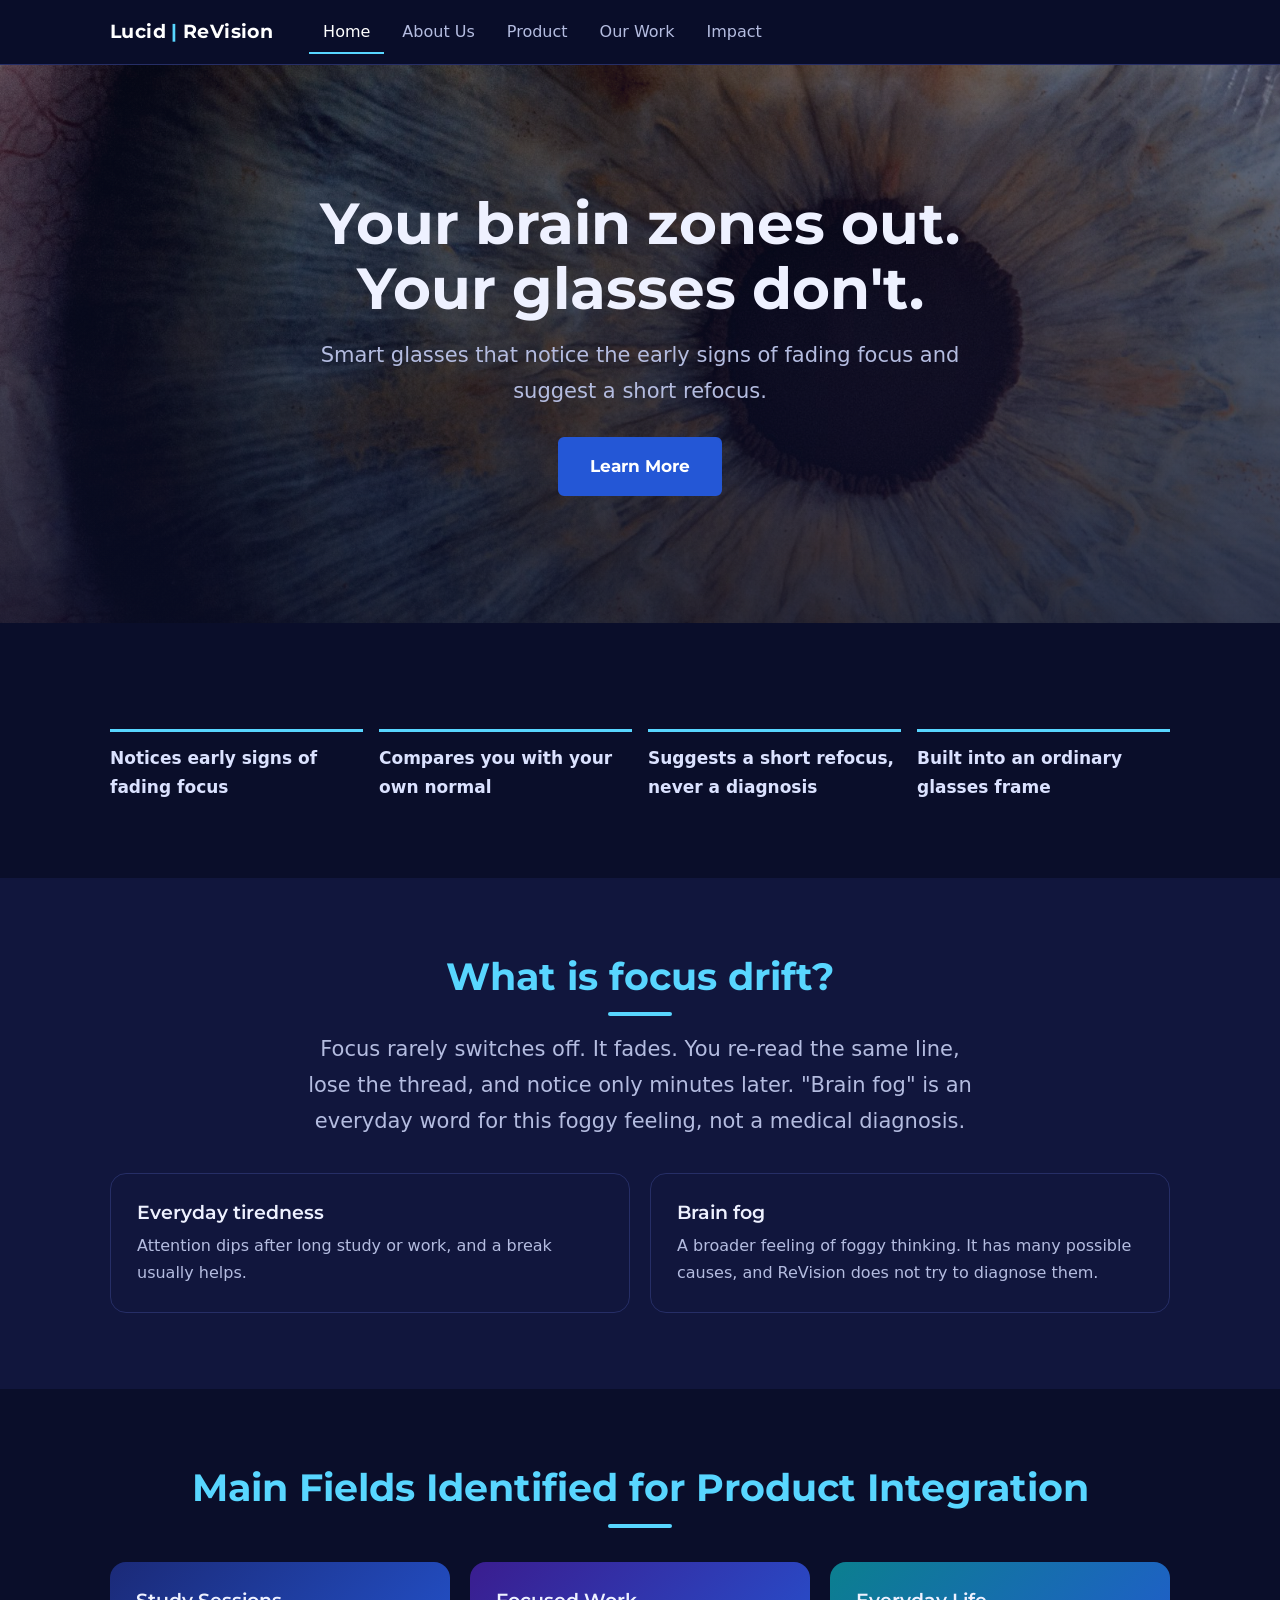
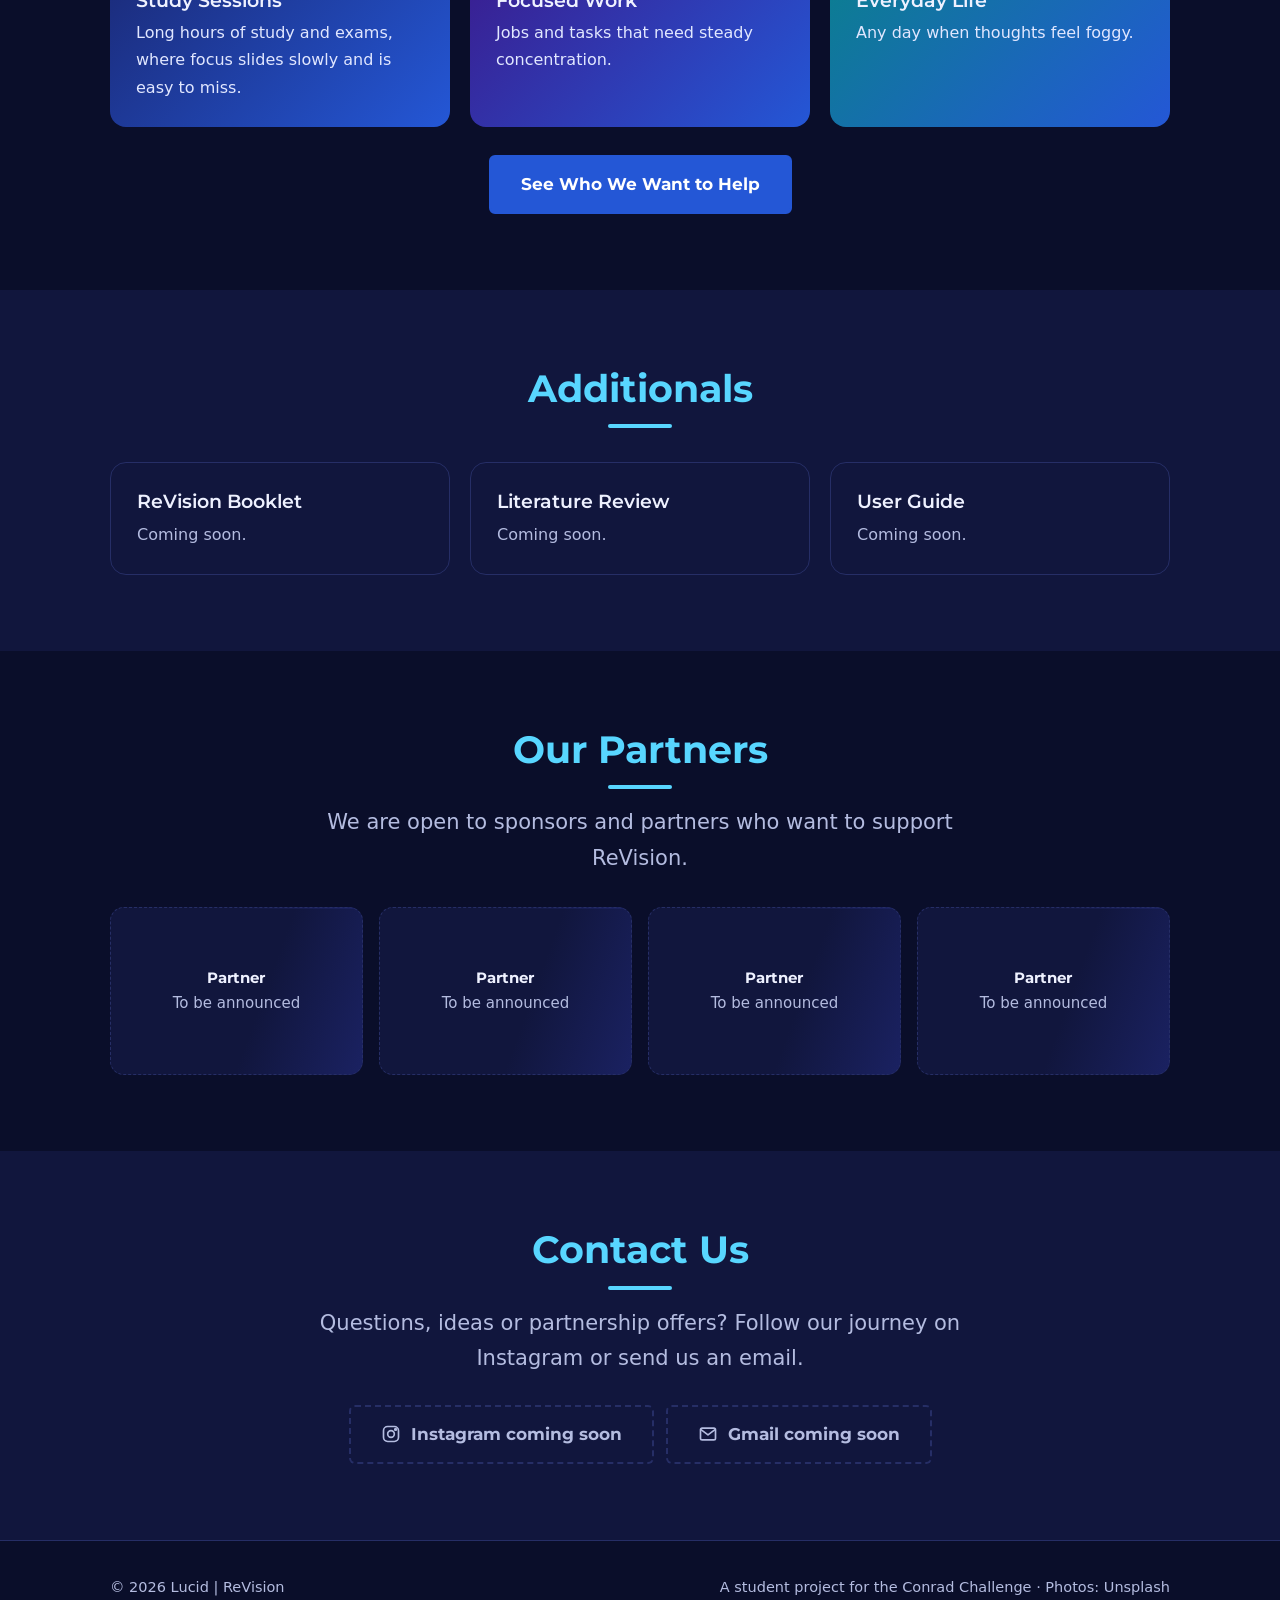
<file: index.html>
<!doctype html>
<html lang="en">
<head>
<meta charset="utf-8">
<meta name="viewport" content="width=device-width, initial-scale=1">
<title>Lucid | ReVision</title>
<meta name="description" content="ReVision: smart glasses that notice early signs of fading focus and suggest a short refocus. A student project by Team Lucid for the Conrad Challenge 2026-27.">
<link rel="preconnect" href="https://fonts.googleapis.com">
<link rel="preconnect" href="https://fonts.gstatic.com" crossorigin>
<link href="https://fonts.googleapis.com/css2?family=Montserrat:wght@600;700&display=swap" rel="stylesheet">
<link rel="stylesheet" href="assets/styles.css?v=6">
<link rel="stylesheet" href="assets/extra.css?v=10">
</head>
<body>
<a class="skip" href="#main">Skip to content</a>
<header><div class="wrap bar">
  <a class="logo" href="index.html">Lucid <span>|</span> ReVision</a>
  <button class="menu-btn" aria-expanded="false" aria-controls="nav">Menu</button>
  <nav id="nav" aria-label="Main"><ul>
    <li><a href="index.html" aria-current="page">Home</a></li>
    <li><a href="about-us.html">About Us</a></li>
    <li><a href="product.html">Product</a></li>
    <li><a href="our-work.html">Our Work</a></li>
    <li><a href="impact.html">Impact</a></li>
  </ul></nav>
</div></header>

<main id="main">
<section class="hero"><div class="wrap">
  <h1>Your brain zones out.<br>Your glasses don't.</h1>
  <p class="lead">Smart glasses that notice the early signs of fading focus and suggest a short refocus.</p>
  <div class="btns"><a class="btn" href="product.html">Learn More</a></div>
</div></section>

<section><div class="wrap">
  <div class="stats">
    <div>Notices early signs of fading focus</div>
    <div>Compares you with your own normal</div>
    <div>Suggests a short refocus, never a diagnosis</div>
    <div>Built into an ordinary glasses frame</div>
  </div>
</div></section>

<section class="band"><div class="wrap center">
  <h2>What is focus drift?</h2>
  <p class="lead">Focus rarely switches off. It fades. You re-read the same line, lose the thread, and notice only minutes later. "Brain fog" is an everyday word for this foggy feeling, not a medical diagnosis.</p>
  <div class="grid g2" style="text-align:left">
    <div class="card flat"><h3>Everyday tiredness</h3><p>Attention dips after long study or work, and a break usually helps.</p></div>
    <div class="card flat"><h3>Brain fog</h3><p>A broader feeling of foggy thinking. It has many possible causes, and ReVision does not try to diagnose them.</p></div>
  </div>
</div></section>

<section><div class="wrap center">
  <h2>Main Fields Identified for Product Integration</h2>
  <div class="grid g3" style="text-align:left">
    <div class="card"><h3>Study Sessions</h3><p>Long hours of study and exams, where focus slides slowly and is easy to miss.</p></div>
    <div class="card"><h3>Focused Work</h3><p>Jobs and tasks that need steady concentration.</p></div>
    <div class="card"><h3>Everyday Life</h3><p>Any day when thoughts feel foggy.</p></div>
  </div>
  <div class="btns"><a class="btn" href="impact.html">See Who We Want to Help</a></div>
</div></section>

<section class="band"><div class="wrap center">
  <h2>Additionals</h2>
  <div class="grid g3" style="text-align:left">
    <div class="card flat"><h3>ReVision Booklet</h3><p>Coming soon.</p></div>
    <div class="card flat"><h3>Literature Review</h3><p>Coming soon.</p></div>
    <div class="card flat"><h3>User Guide</h3><p>Coming soon.</p></div>
  </div>
</div></section>

<section><div class="wrap center">
  <h2>Our Partners</h2>
  <p class="lead">We are open to sponsors and partners who want to support ReVision.</p>
  <div class="slots">
    <div class="slot"><div><b>Partner</b>To be announced</div></div>
    <div class="slot"><div><b>Partner</b>To be announced</div></div>
    <div class="slot"><div><b>Partner</b>To be announced</div></div>
    <div class="slot"><div><b>Partner</b>To be announced</div></div>
  </div>
</div></section>

<section class="band" id="contact"><div class="wrap center">
  <h2>Contact Us</h2>
  <p class="lead">Questions, ideas or partnership offers? Follow our journey on Instagram or send us an email.</p>
  <!-- When ready: replace each span with <a class="btn" href="https://instagram.com/NAME" target="_blank" rel="noopener">...</a> and <a class="btn" href="mailto:NAME@gmail.com">...</a> -->
  <div class="btns">
    <span class="btn disabled" aria-disabled="true"><svg class="ig" viewBox="0 0 24 24" width="20" height="20" fill="none" stroke="currentColor" stroke-width="2" stroke-linecap="round" stroke-linejoin="round" aria-hidden="true"><rect x="3" y="3" width="18" height="18" rx="5"/><circle cx="12" cy="12" r="4"/><circle cx="17.5" cy="6.5" r="1" fill="currentColor"/></svg>Instagram coming soon</span>
    <span class="btn disabled" aria-disabled="true"><svg class="ig" viewBox="0 0 24 24" width="20" height="20" fill="none" stroke="currentColor" stroke-width="2" stroke-linecap="round" stroke-linejoin="round" aria-hidden="true"><rect x="3" y="5" width="18" height="14" rx="2"/><path d="M4 7l8 6 8-6"/></svg>Gmail coming soon</span>
  </div>
</div></section>
</main>

<footer><div class="wrap">
  <div>© 2026 Lucid | ReVision</div>
  <div>A student project for the Conrad Challenge · Photos: Unsplash</div>
</div></footer>
<script src="assets/site.js?v=3"></script>
<script src="assets/extra.js?v=7" defer></script>
</body>
</html>
</file>
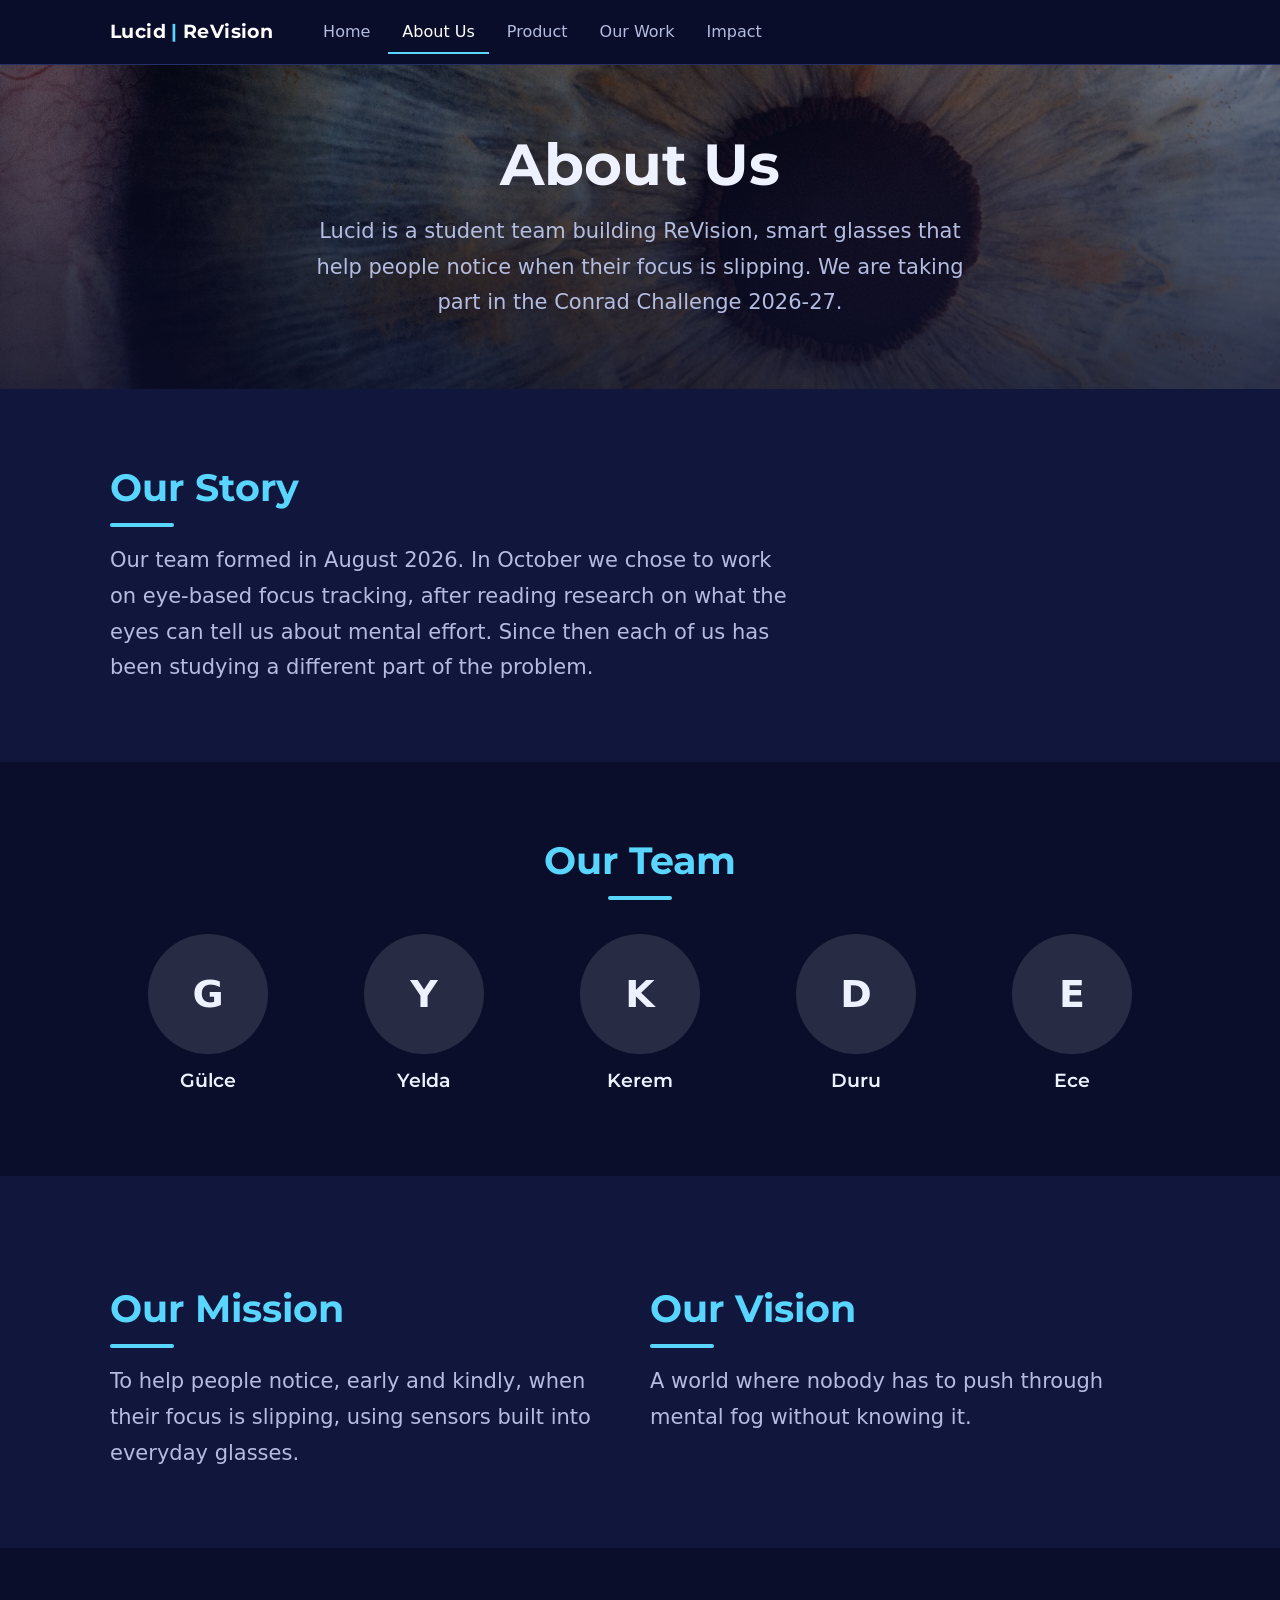
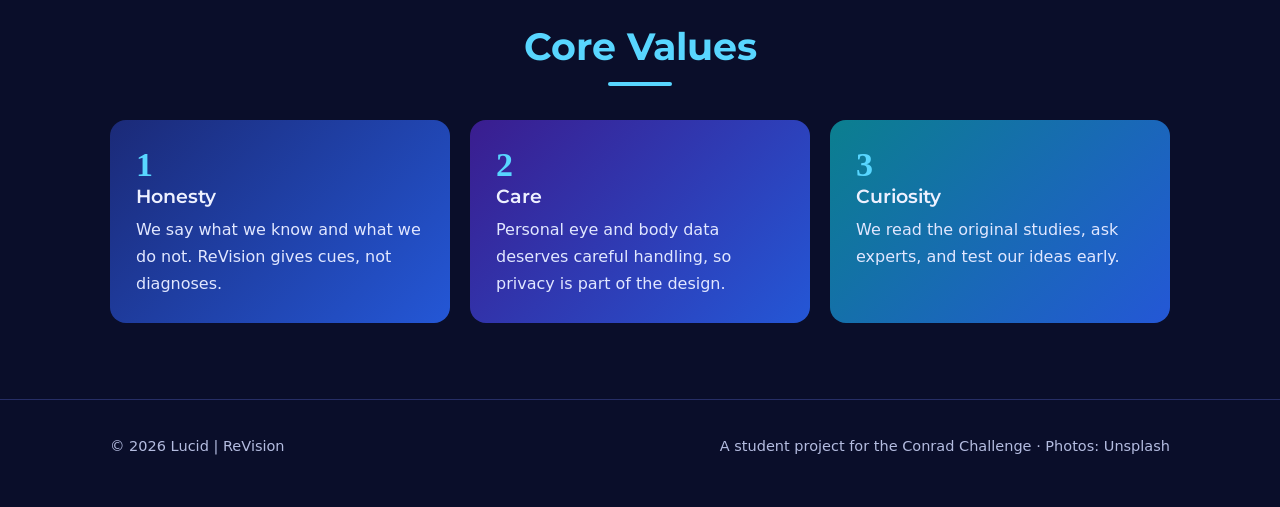
<file: about-us.html>
<!doctype html>
<html lang="en">
<head>
<meta charset="utf-8">
<meta name="viewport" content="width=device-width, initial-scale=1">
<title>About Us | Lucid | ReVision</title>
<meta name="description" content="Meet Team Lucid, the students behind ReVision.">
<link rel="preconnect" href="https://fonts.googleapis.com">
<link rel="preconnect" href="https://fonts.gstatic.com" crossorigin>
<link href="https://fonts.googleapis.com/css2?family=Montserrat:wght@600;700&display=swap" rel="stylesheet">
<link rel="stylesheet" href="assets/styles.css?v=6">
<link rel="stylesheet" href="assets/extra.css?v=10">
</head>
<body>
<a class="skip" href="#main">Skip to content</a>
<header><div class="wrap bar">
  <a class="logo" href="index.html">Lucid <span>|</span> ReVision</a>
  <button class="menu-btn" aria-expanded="false" aria-controls="nav">Menu</button>
  <nav id="nav" aria-label="Main"><ul>
    <li><a href="index.html">Home</a></li>
    <li><a href="about-us.html" aria-current="page">About Us</a></li>
    <li><a href="product.html">Product</a></li>
    <li><a href="our-work.html">Our Work</a></li>
    <li><a href="impact.html">Impact</a></li>
  </ul></nav>
</div></header>

<main id="main">
<section class="hero small"><div class="wrap">
  <h1>About Us</h1>
  <p class="lead">Lucid is a student team building ReVision, smart glasses that help people notice when their focus is slipping. We are taking part in the Conrad Challenge 2026-27.</p>
</div></section>

<section class="band"><div class="wrap">
  <h2>Our Story</h2>
  <p class="lead">Our team formed in August 2026. In October we chose to work on eye-based focus tracking, after reading research on what the eyes can tell us about mental effort. Since then each of us has been studying a different part of the problem.</p>
</div></section>

<section><div class="wrap center">
  <h2>Our Team</h2>
  <div class="grid g4 team">
    <div class="person"><div class="avatar">G</div><h3>Gülce</h3></div>
    <div class="person"><div class="avatar">Y</div><h3>Yelda</h3></div>
    <div class="person"><div class="avatar">K</div><h3>Kerem</h3></div>
    <div class="person"><div class="avatar">D</div><h3>Duru</h3></div>
    <div class="person"><div class="avatar">E</div><h3>Ece</h3></div>
  </div>
</div></section>

<section class="band"><div class="wrap">
  <div class="grid g2">
    <div><h2>Our Mission</h2><p class="lead">To help people notice, early and kindly, when their focus is slipping, using sensors built into everyday glasses.</p></div>
    <div><h2>Our Vision</h2><p class="lead">A world where nobody has to push through mental fog without knowing it.</p></div>
  </div>
</div></section>

<section><div class="wrap center">
  <h2>Core Values</h2>
  <div class="grid g3" style="text-align:left">
    <div class="card"><div class="num">1</div><h3>Honesty</h3><p>We say what we know and what we do not. ReVision gives cues, not diagnoses.</p></div>
    <div class="card"><div class="num">2</div><h3>Care</h3><p>Personal eye and body data deserves careful handling, so privacy is part of the design.</p></div>
    <div class="card"><div class="num">3</div><h3>Curiosity</h3><p>We read the original studies, ask experts, and test our ideas early.</p></div>
  </div>
</div></section>
</main>

<footer><div class="wrap">
  <div>© 2026 Lucid | ReVision</div>
  <div>A student project for the Conrad Challenge · Photos: Unsplash</div>
</div></footer>
<script src="assets/site.js?v=3"></script>
<script src="assets/extra.js?v=7" defer></script>
</body>
</html>
</file>
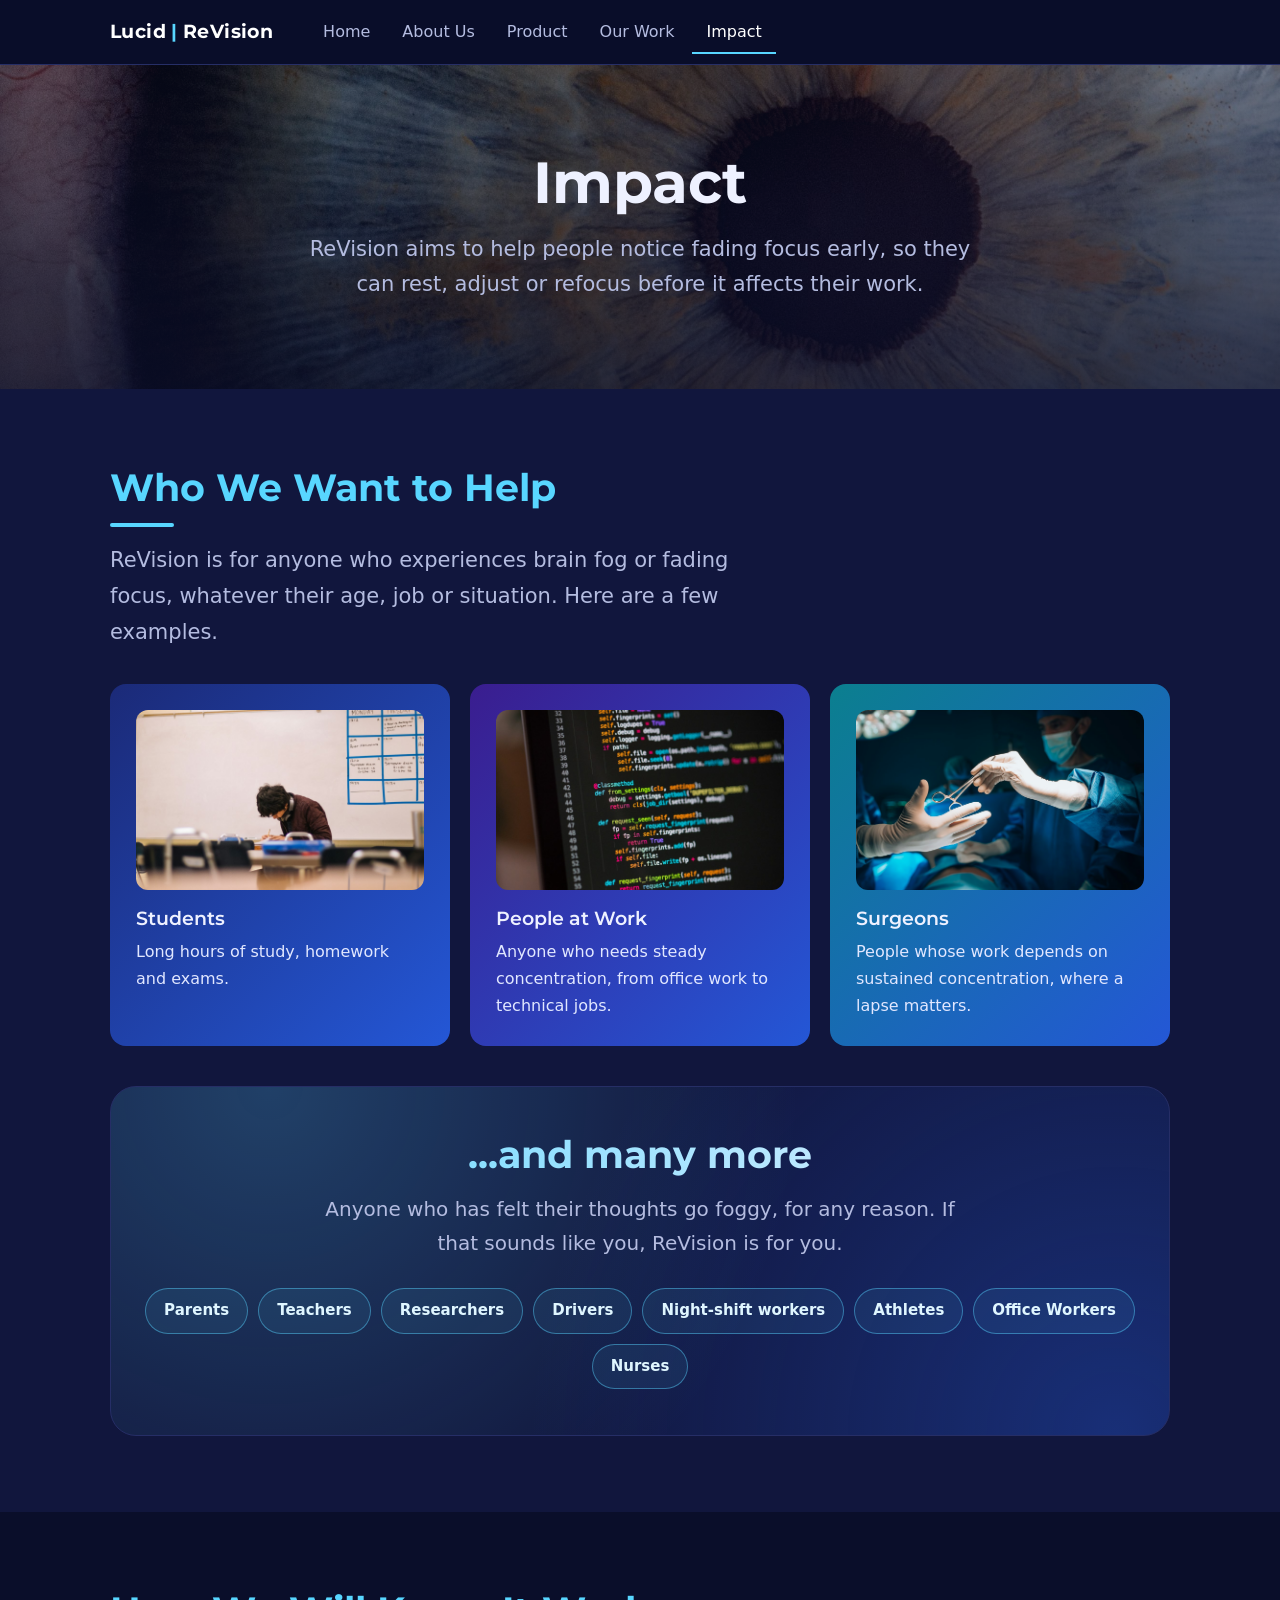
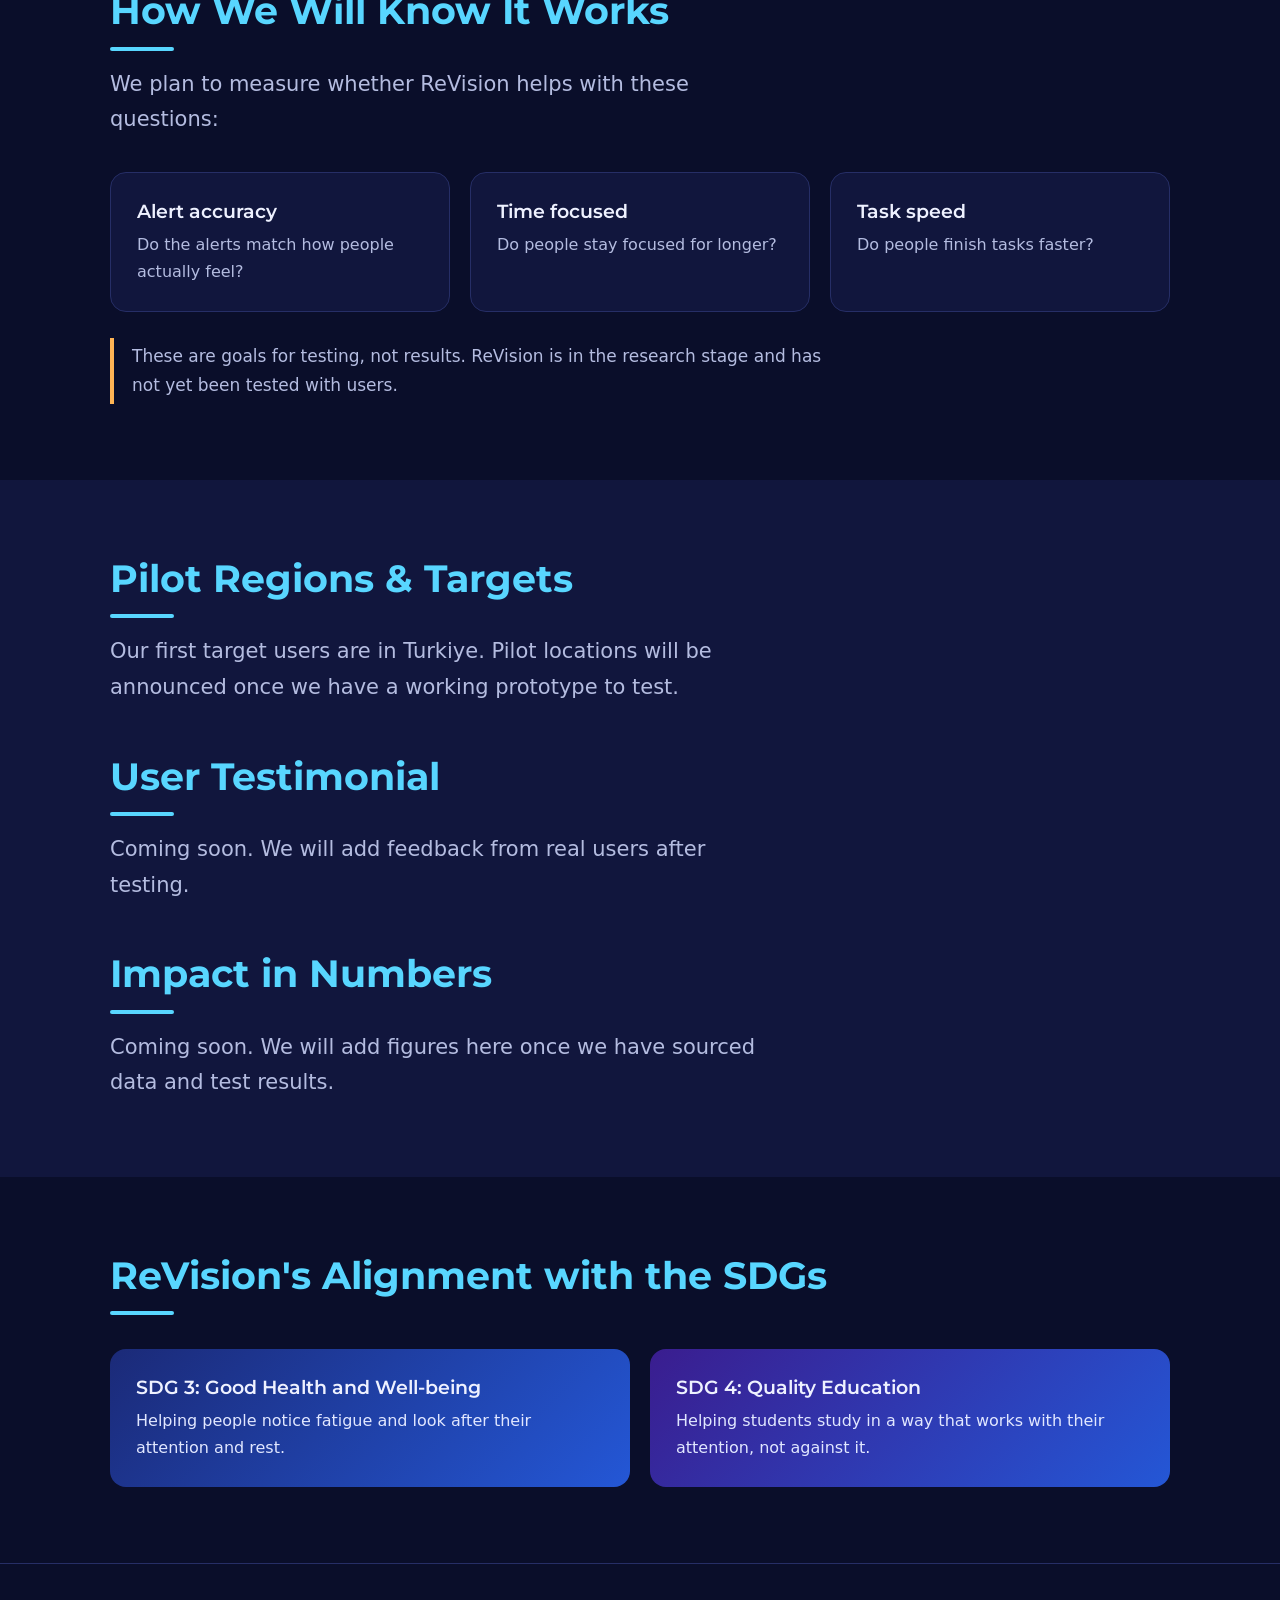
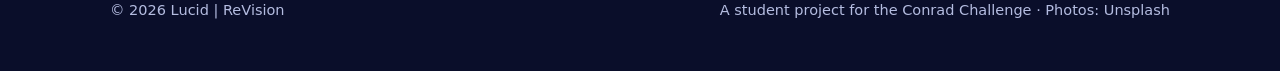
<file: impact.html>
<!doctype html>
<html lang="en">
<head>
<meta charset="utf-8">
<meta name="viewport" content="width=device-width, initial-scale=1">
<title>Impact | Lucid | ReVision</title>
<meta name="description" content="Who ReVision is for and how we plan to measure whether it helps.">
<link rel="preconnect" href="https://fonts.googleapis.com">
<link rel="preconnect" href="https://fonts.gstatic.com" crossorigin>
<link href="https://fonts.googleapis.com/css2?family=Montserrat:wght@600;700&display=swap" rel="stylesheet">
<link rel="stylesheet" href="assets/styles.css?v=6">
<link rel="stylesheet" href="assets/extra.css?v=10">
</head>
<body>
<a class="skip" href="#main">Skip to content</a>
<header><div class="wrap bar">
  <a class="logo" href="index.html">Lucid <span>|</span> ReVision</a>
  <button class="menu-btn" aria-expanded="false" aria-controls="nav">Menu</button>
  <nav id="nav" aria-label="Main"><ul>
    <li><a href="index.html">Home</a></li>
    <li><a href="about-us.html">About Us</a></li>
    <li><a href="product.html">Product</a></li>
    <li><a href="our-work.html">Our Work</a></li>
    <li><a href="impact.html" aria-current="page">Impact</a></li>
  </ul></nav>
</div></header>

<main id="main">
<section class="hero small"><div class="wrap">
  <h1>Impact</h1>
  <p class="lead">ReVision aims to help people notice fading focus early, so they can rest, adjust or refocus before it affects their work.</p>
</div></section>

<section class="band"><div class="wrap">
  <h2>Who We Want to Help</h2>
  <p class="lead">ReVision is for anyone who experiences brain fog or fading focus, whatever their age, job or situation. Here are a few examples.</p>
  <div class="grid g3">
    <div class="card"><img class="cardimg" src="images/5536640e.jpg" alt="A student writing at a classroom desk" loading="lazy"><h3>Students</h3><p>Long hours of study, homework and exams.</p></div>
    <div class="card"><img class="cardimg" src="images/8dc7a0a1.jpg" alt="A computer screen filled with code" loading="lazy"><h3>People at Work</h3><p>Anyone who needs steady concentration, from office work to technical jobs.</p></div>
    <div class="card"><img class="cardimg" src="images/surgeon-hands.jpg" alt="A surgeon in a gown holding surgical scissors" loading="lazy"><h3>Surgeons</h3><p>People whose work depends on sustained concentration, where a lapse matters.</p></div>
  </div>
  <div class="many">
    <div class="many-title">...and many more</div>
    <p>Anyone who has felt their thoughts go foggy, for any reason. If that sounds like you, ReVision is for you.</p>
    <ul class="chips">
      <li>Parents</li><li>Teachers</li><li>Researchers</li><li>Drivers</li><li>Night-shift workers</li><li>Athletes</li><li>Office Workers</li><li>Nurses</li>
    </ul>
  </div>
</div></section>

<section><div class="wrap">
  <h2>How We Will Know It Works</h2>
  <p class="lead">We plan to measure whether ReVision helps with these questions:</p>
  <div class="grid g3">
    <div class="card flat"><h3>Alert accuracy</h3><p>Do the alerts match how people actually feel?</p></div>
    <div class="card flat"><h3>Time focused</h3><p>Do people stay focused for longer?</p></div>
    <div class="card flat"><h3>Task speed</h3><p>Do people finish tasks faster?</p></div>
  </div>
  <p class="note">These are goals for testing, not results. ReVision is in the research stage and has not yet been tested with users.</p>
</div></section>

<section class="band"><div class="wrap">
  <h2>Pilot Regions &amp; Targets</h2>
  <p class="lead">Our first target users are in Turkiye. Pilot locations will be announced once we have a working prototype to test.</p>
  <h2 style="margin-top:48px">User Testimonial</h2>
  <p class="lead">Coming soon. We will add feedback from real users after testing.</p>
  <h2 style="margin-top:48px">Impact in Numbers</h2>
  <p class="lead">Coming soon. We will add figures here once we have sourced data and test results.</p>
</div></section>

<section><div class="wrap">
  <h2>ReVision's Alignment with the SDGs</h2>
  <div class="grid g2">
    <div class="card"><h3>SDG 3: Good Health and Well-being</h3><p>Helping people notice fatigue and look after their attention and rest.</p></div>
    <div class="card"><h3>SDG 4: Quality Education</h3><p>Helping students study in a way that works with their attention, not against it.</p></div>
  </div>
</div></section>
</main>

<footer><div class="wrap">
  <div>© 2026 Lucid | ReVision</div>
  <div>A student project for the Conrad Challenge · Photos: Unsplash</div>
</div></footer>
<script src="assets/site.js?v=3"></script>
<script src="assets/extra.js?v=7" defer></script>
</body>
</html>
</file>
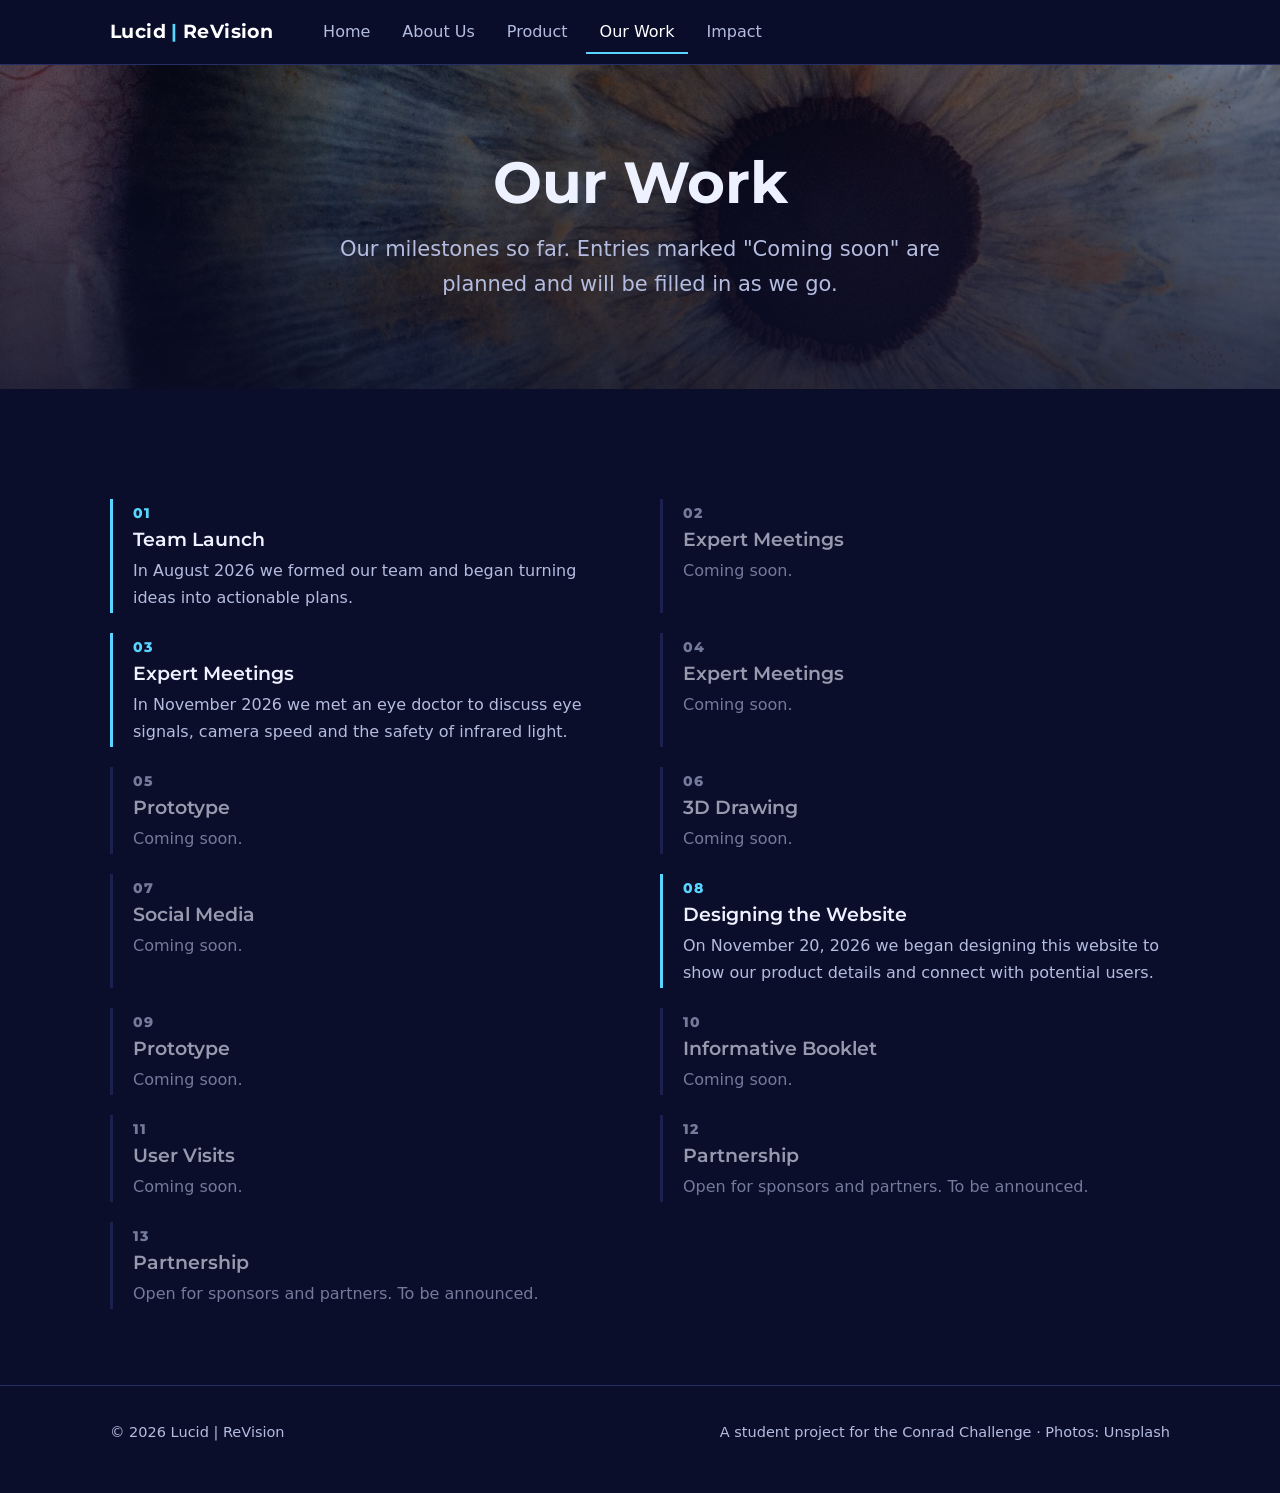
<file: our-work.html>
<!doctype html>
<html lang="en">
<head>
<meta charset="utf-8">
<meta name="viewport" content="width=device-width, initial-scale=1">
<title>Our Work | Lucid | ReVision</title>
<meta name="description" content="What Team Lucid has done so far on ReVision, and what is coming next.">
<link rel="preconnect" href="https://fonts.googleapis.com">
<link rel="preconnect" href="https://fonts.gstatic.com" crossorigin>
<link href="https://fonts.googleapis.com/css2?family=Montserrat:wght@600;700&display=swap" rel="stylesheet">
<link rel="stylesheet" href="assets/styles.css?v=6">
<link rel="stylesheet" href="assets/extra.css?v=10">
</head>
<body>
<a class="skip" href="#main">Skip to content</a>
<header><div class="wrap bar">
  <a class="logo" href="index.html">Lucid <span>|</span> ReVision</a>
  <button class="menu-btn" aria-expanded="false" aria-controls="nav">Menu</button>
  <nav id="nav" aria-label="Main"><ul>
    <li><a href="index.html">Home</a></li>
    <li><a href="about-us.html">About Us</a></li>
    <li><a href="product.html">Product</a></li>
    <li><a href="our-work.html" aria-current="page">Our Work</a></li>
    <li><a href="impact.html">Impact</a></li>
  </ul></nav>
</div></header>

<main id="main">
<section class="hero small"><div class="wrap">
  <h1>Our Work</h1>
  <p class="lead">Our milestones so far. Entries marked "Coming soon" are planned and will be filled in as we go.</p>
</div></section>

<section><div class="wrap">
  <!-- Same kinds of milestones as the other Conrad team sites: Team Launch, Expert Meetings, Prototype, 3D Drawing, Social Media, Website, Booklet, Partnerships, User Visits. Fill the "soon" cards when they happen. -->
  <div class="tl">
    <article><small>01</small><h3>Team Launch</h3><p>In August 2026 we formed our team and began turning ideas into actionable plans.</p></article>
    <article class="soon"><small>02</small><h3>Expert Meetings</h3><p>Coming soon.</p></article>
    <article><small>03</small><h3>Expert Meetings</h3><p>In November 2026 we met an eye doctor to discuss eye signals, camera speed and the safety of infrared light.</p></article>
    <article class="soon"><small>04</small><h3>Expert Meetings</h3><p>Coming soon.</p></article>
    <article class="soon"><small>05</small><h3>Prototype</h3><p>Coming soon.</p></article>
    <article class="soon"><small>06</small><h3>3D Drawing</h3><p>Coming soon.</p></article>
    <article class="soon"><small>07</small><h3>Social Media</h3><p>Coming soon.</p></article>
    <article><small>08</small><h3>Designing the Website</h3><p>On November 20, 2026 we began designing this website to show our product details and connect with potential users.</p></article>
    <article class="soon"><small>09</small><h3>Prototype</h3><p>Coming soon.</p></article>
    <article class="soon"><small>10</small><h3>Informative Booklet</h3><p>Coming soon.</p></article>
    <article class="soon"><small>11</small><h3>User Visits</h3><p>Coming soon.</p></article>
    <article class="soon"><small>12</small><h3>Partnership</h3><p>Open for sponsors and partners. To be announced.</p></article>
    <article class="soon"><small>13</small><h3>Partnership</h3><p>Open for sponsors and partners. To be announced.</p></article>
  </div>
</div></section>
</main>

<footer><div class="wrap">
  <div>© 2026 Lucid | ReVision</div>
  <div>A student project for the Conrad Challenge · Photos: Unsplash</div>
</div></footer>
<script src="assets/site.js?v=3"></script>
<script src="assets/extra.js?v=7" defer></script>
</body>
</html>
</file>
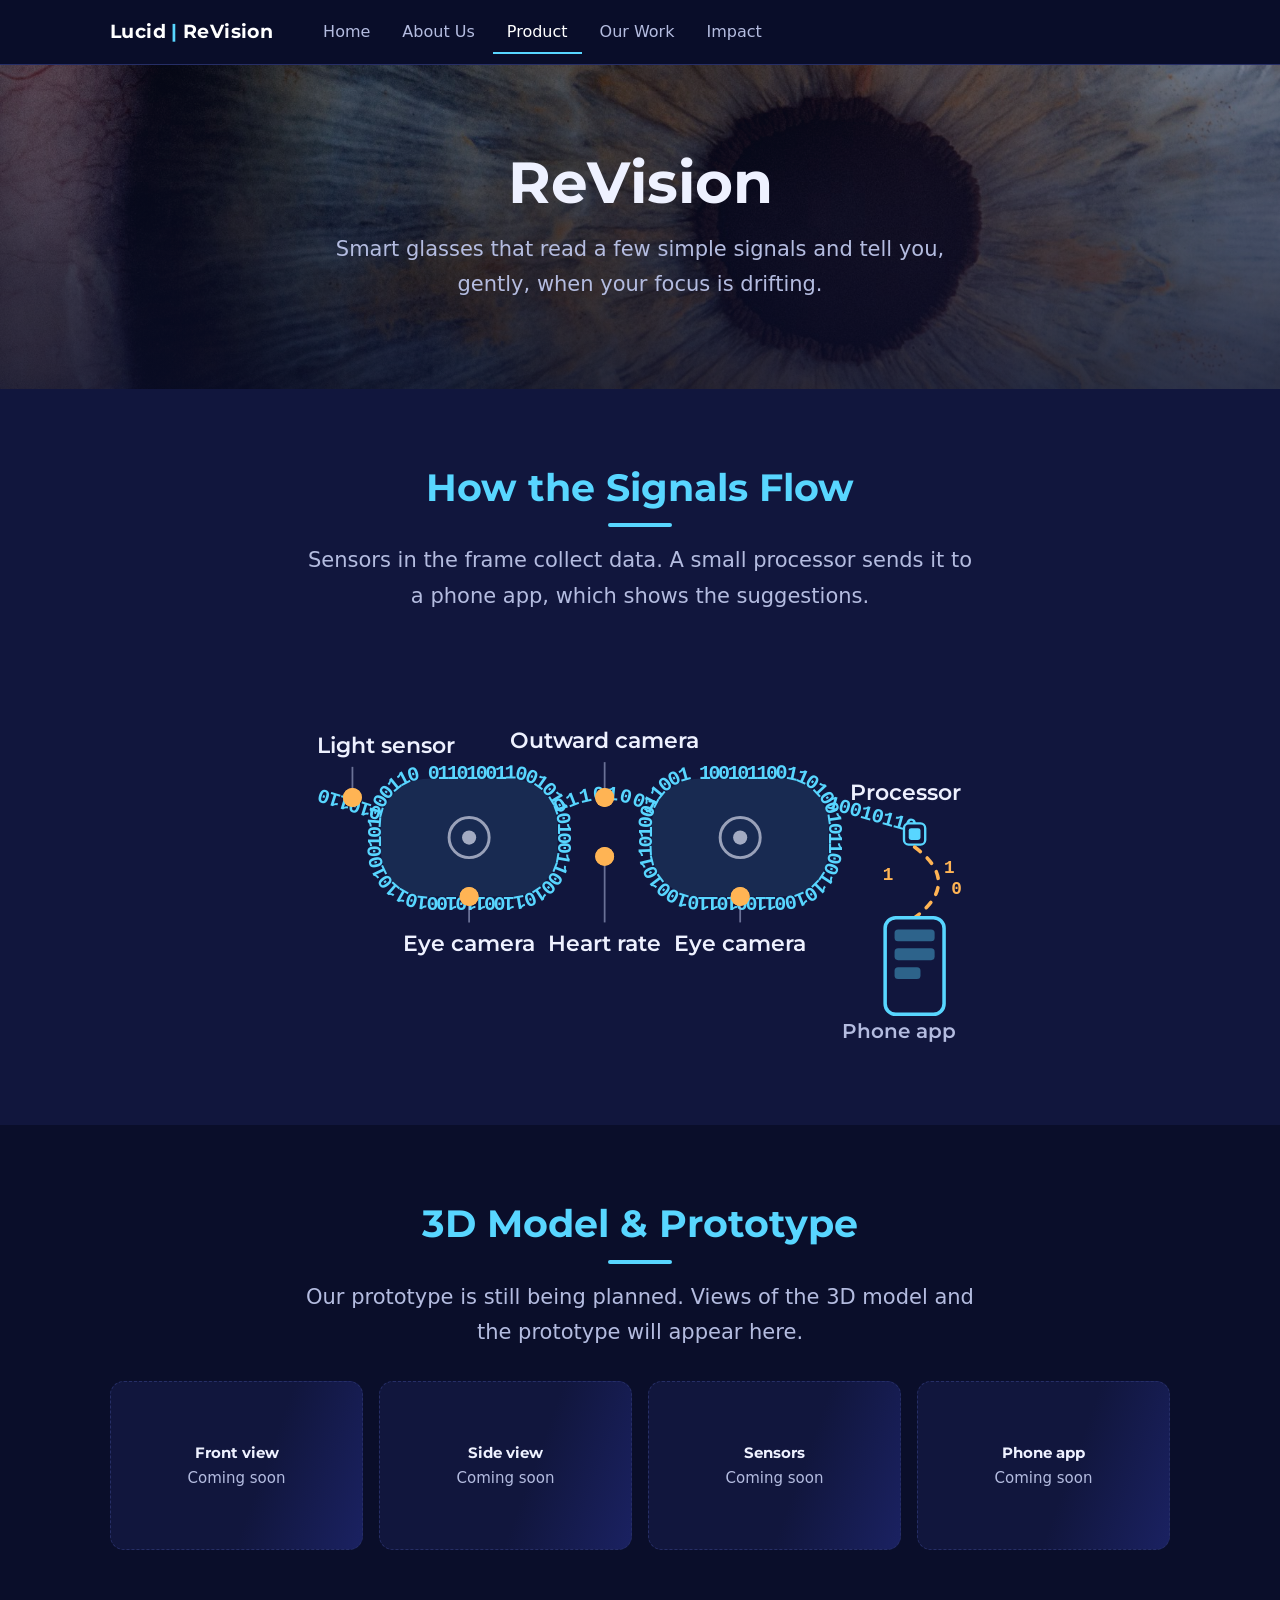
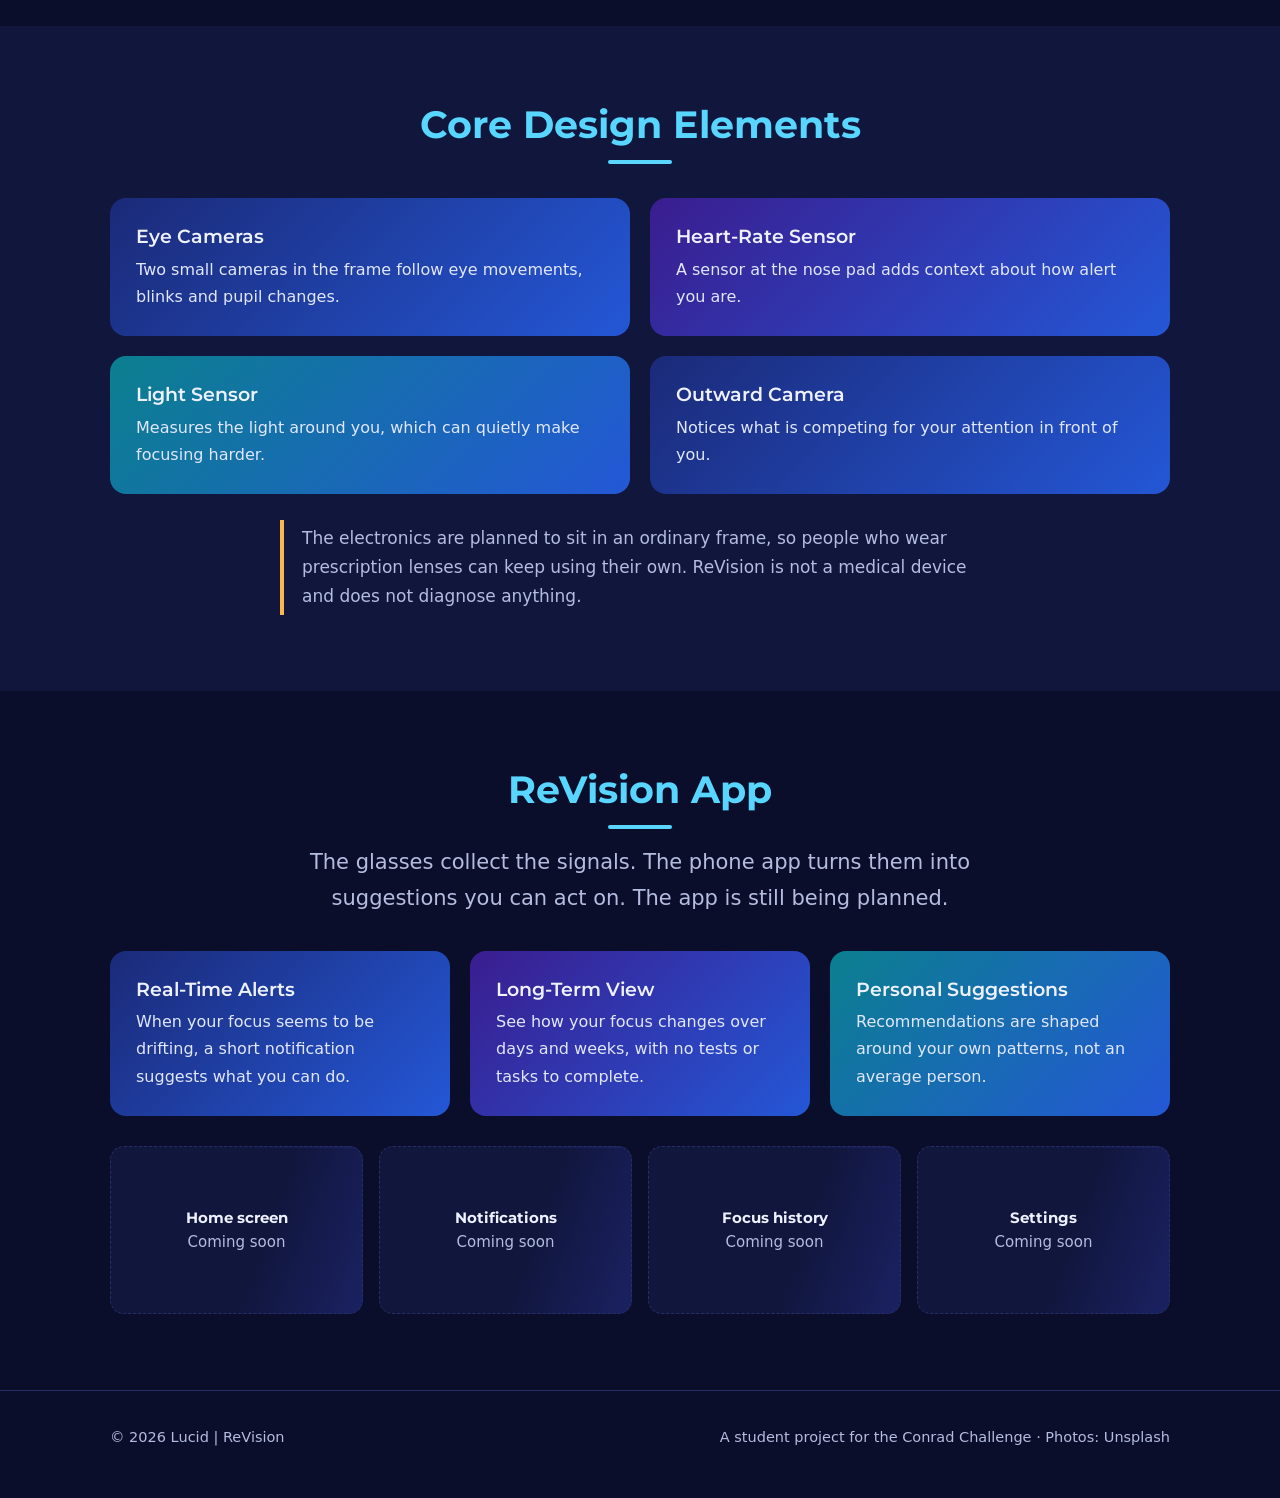
<file: product.html>
<!doctype html>
<html lang="en">
<head>
<meta charset="utf-8">
<meta name="viewport" content="width=device-width, initial-scale=1">
<title>Product | Lucid | ReVision</title>
<meta name="description" content="ReVision: how the glasses, sensors and phone app fit together.">
<link rel="preconnect" href="https://fonts.googleapis.com">
<link rel="preconnect" href="https://fonts.gstatic.com" crossorigin>
<link href="https://fonts.googleapis.com/css2?family=Montserrat:wght@600;700&display=swap" rel="stylesheet">
<link rel="stylesheet" href="assets/styles.css?v=6">
<link rel="stylesheet" href="assets/extra.css?v=10">
</head>
<body>
<a class="skip" href="#main">Skip to content</a>
<header><div class="wrap bar">
  <a class="logo" href="index.html">Lucid <span>|</span> ReVision</a>
  <button class="menu-btn" aria-expanded="false" aria-controls="nav">Menu</button>
  <nav id="nav" aria-label="Main"><ul>
    <li><a href="index.html">Home</a></li>
    <li><a href="about-us.html">About Us</a></li>
    <li><a href="product.html" aria-current="page">Product</a></li>
    <li><a href="our-work.html">Our Work</a></li>
    <li><a href="impact.html">Impact</a></li>
  </ul></nav>
</div></header>

<main id="main">
<section class="hero small"><div class="wrap">
  <h1>ReVision</h1>
  <p class="lead">Smart glasses that read a few simple signals and tell you, gently, when your focus is drifting.</p>
</div></section>

<section class="band"><div class="wrap center">
  <h2>How the Signals Flow</h2>
  <p class="lead">Sensors in the frame collect data. A small processor sends it to a phone app, which shows the suggestions.</p>
  <div class="diagram">
<svg viewBox="0 0 560 340" role="img" aria-labelledby="gt gd">
    <title id="gt">Diagram of ReVision digital glasses</title>
    <desc id="gd">Glasses drawn from zeros and ones, with highlighted sensors: two eye cameras, an outward camera, a heart-rate sensor and a light sensor. A processor in the temple streams digital data to a phone app.</desc>
    <style>
      .pulse{transform-box:fill-box;transform-origin:center;animation:pulse 3.4s ease-out infinite}
      .pulse.d2{animation-delay:.6s}.pulse.d3{animation-delay:1.2s}.pulse.d4{animation-delay:1.8s}
      @keyframes pulse{0%{opacity:.4;transform:scale(1)}100%{opacity:0;transform:scale(2.2)}}
      .flow{stroke-dasharray:6 8;animation:flow 1.2s linear infinite}
      @keyframes flow{to{stroke-dashoffset:-14}}
      @media (prefers-reduced-motion:reduce){.pulse,.flow{animation:none}.pulse{opacity:.25}}
    </style>
    <defs>
      <path id="lensL" d="M100 110 H170 A40 40 0 0 1 210 150 V170 A40 40 0 0 1 170 210 H100 A40 40 0 0 1 60 170 V150 A40 40 0 0 1 100 110 Z"/>
      <path id="lensR" d="M330 110 H400 A40 40 0 0 1 440 150 V170 A40 40 0 0 1 400 210 H330 A40 40 0 0 1 290 170 V150 A40 40 0 0 1 330 110 Z"/>
      <path id="bridge" d="M210 140 Q250 116 290 140"/>
      <path id="templeL" d="M62 135 L8 118"/>
      <path id="templeR" d="M438 135 L512 156"/>
    </defs>
    <!-- lens glass -->
    <use href="#lensL" fill="#58d6ff" fill-opacity=".10"/>
    <use href="#lensR" fill="#58d6ff" fill-opacity=".10"/>
    <!-- frame made of 0s and 1s -->
    <g font-family="ui-monospace,Consolas,Menlo,monospace" font-weight="700" font-size="17" fill="#58d6ff">
      <text><textPath href="#lensL" textLength="425" lengthAdjust="spacing">0110100110010110100110010110011010010110100101100110</textPath></text>
      <text><textPath href="#lensR" textLength="425" lengthAdjust="spacing">1001011001101001011001101001100101101001011010011001</textPath></text>
      <text><textPath href="#bridge" textLength="86" lengthAdjust="spacing">01101001</textPath></text>
      <text><textPath href="#templeL" textLength="56" lengthAdjust="spacing">010110</textPath></text>
      <text><textPath href="#templeR" textLength="78" lengthAdjust="spacing">10010110</textPath></text>
    </g>
    <!-- eyes seen by the eye cameras -->
    <g fill="none" stroke="#eef1ff" stroke-width="2.5" opacity=".6">
      <circle cx="135" cy="160" r="17"/><circle cx="365" cy="160" r="17"/>
    </g>
    <g fill="#eef1ff" opacity=".65"><circle cx="135" cy="160" r="6"/><circle cx="365" cy="160" r="6"/></g>
    <!-- leader lines -->
    <g stroke="#b4bce0" stroke-width="1.5" opacity=".55">
      <path d="M135 214 V232"/><path d="M365 214 V232"/><path d="M250 183 V232"/>
      <path d="M250 123 V96"/><path d="M36 126 V100"/>
    </g>
    <!-- sensors -->
    <g fill="#ffb454">
      <circle class="pulse" cx="135" cy="210" r="8"/><circle cx="135" cy="210" r="8"/>
      <circle class="pulse d2" cx="365" cy="210" r="8"/><circle cx="365" cy="210" r="8"/>
      <circle class="pulse d3" cx="250" cy="176" r="8"/><circle cx="250" cy="176" r="8"/>
      <circle class="pulse d4" cx="250" cy="126" r="8"/><circle cx="250" cy="126" r="8"/>
      <circle class="pulse d2" cx="36" cy="126" r="8"/><circle cx="36" cy="126" r="8"/>
    </g>
    <!-- processor in the temple -->
    <rect x="504" y="148" width="18" height="18" rx="4" fill="#11163d" stroke="#58d6ff" stroke-width="2"/>
    <rect x="508" y="152" width="10" height="10" rx="2" fill="#58d6ff"/>
    <!-- data stream to phone -->
    <path class="flow" d="M513 168 C540 188 540 208 513 228" fill="none" stroke="#ffb454" stroke-width="3" stroke-linecap="round"/>
    <g font-family="ui-monospace,Consolas,Menlo,monospace" font-size="15" font-weight="700" fill="#ffb454">
      <text x="538" y="190">1</text><text x="544" y="208">0</text><text x="486" y="196">1</text>
    </g>
    <g transform="translate(488 228)">
      <rect width="50" height="82" rx="9" fill="#11163d" stroke="#58d6ff" stroke-width="3"/>
      <rect x="8" y="10" width="34" height="10" rx="3" fill="#58d6ff" fill-opacity=".4"/>
      <rect x="8" y="26" width="34" height="10" rx="3" fill="#58d6ff" fill-opacity=".4"/>
      <rect x="8" y="42" width="22" height="10" rx="3" fill="#58d6ff" fill-opacity=".4"/>
    </g>
    <!-- labels -->
    <g font-family="Montserrat,system-ui,-apple-system,Segoe UI,sans-serif" font-size="19" font-weight="600" fill="#eef1ff">
      <text x="135" y="256" text-anchor="middle">Eye camera</text>
      <text x="365" y="256" text-anchor="middle">Eye camera</text>
      <text x="250" y="256" text-anchor="middle">Heart rate</text>
      <text x="250" y="84" text-anchor="middle">Outward camera</text>
      <text x="6" y="88" text-anchor="start">Light sensor</text>
      <text x="552" y="128" text-anchor="end">Processor</text>
      <text x="500" y="330" text-anchor="middle" font-size="17" fill="#b4bce0">Phone app</text>
    </g>
  </svg>
  </div>
</div></section>

<section><div class="wrap center">
  <h2>3D Model &amp; Prototype</h2>
  <p class="lead">Our prototype is still being planned. Views of the 3D model and the prototype will appear here.</p>
  <div class="slots">
    <div class="slot"><div><b>Front view</b>Coming soon</div></div>
    <div class="slot"><div><b>Side view</b>Coming soon</div></div>
    <div class="slot"><div><b>Sensors</b>Coming soon</div></div>
    <div class="slot"><div><b>Phone app</b>Coming soon</div></div>
  </div>
</div></section>

<section class="band"><div class="wrap center">
  <h2>Core Design Elements</h2>
  <div class="grid g2" style="text-align:left">
    <div class="card"><h3>Eye Cameras</h3><p>Two small cameras in the frame follow eye movements, blinks and pupil changes.</p></div>
    <div class="card"><h3>Heart-Rate Sensor</h3><p>A sensor at the nose pad adds context about how alert you are.</p></div>
    <div class="card"><h3>Light Sensor</h3><p>Measures the light around you, which can quietly make focusing harder.</p></div>
    <div class="card"><h3>Outward Camera</h3><p>Notices what is competing for your attention in front of you.</p></div>
  </div>
  <p class="note" style="text-align:left;margin-left:auto;margin-right:auto">The electronics are planned to sit in an ordinary frame, so people who wear prescription lenses can keep using their own. ReVision is not a medical device and does not diagnose anything.</p>
</div></section>

<section id="app"><div class="wrap center">
  <h2>ReVision App</h2>
  <p class="lead">The glasses collect the signals. The phone app turns them into suggestions you can act on. The app is still being planned.</p>
  <div class="grid g3" style="text-align:left">
    <div class="card"><h3>Real-Time Alerts</h3><p>When your focus seems to be drifting, a short notification suggests what you can do.</p></div>
    <div class="card"><h3>Long-Term View</h3><p>See how your focus changes over days and weeks, with no tests or tasks to complete.</p></div>
    <div class="card"><h3>Personal Suggestions</h3><p>Recommendations are shaped around your own patterns, not an average person.</p></div>
  </div>
  <div class="slots">
    <div class="slot"><div><b>Home screen</b>Coming soon</div></div>
    <div class="slot"><div><b>Notifications</b>Coming soon</div></div>
    <div class="slot"><div><b>Focus history</b>Coming soon</div></div>
    <div class="slot"><div><b>Settings</b>Coming soon</div></div>
  </div>
</div></section>
</main>

<footer><div class="wrap">
  <div>© 2026 Lucid | ReVision</div>
  <div>A student project for the Conrad Challenge · Photos: Unsplash</div>
</div></footer>
<script src="assets/site.js?v=3"></script>
<script src="assets/extra.js?v=7" defer></script>
</body>
</html>
</file>
<file: assets/styles.css>
:root{
  --navy:#0a0e2a; --navy2:#11163d; --blue1:#1b2a78; --blue2:#2457d6;
  --text:#eef1ff; --muted:#b4bce0; --line:#262e66; --accent:#58d6ff; --warm:#ffb454;
  --max:1100px;
}
*{box-sizing:border-box;margin:0;padding:0}
html{scroll-behavior:smooth;-webkit-text-size-adjust:100%}
body{background:var(--navy);color:var(--text);font:17px/1.7 system-ui,-apple-system,"Segoe UI",Roboto,Helvetica,Arial,sans-serif;-webkit-font-smoothing:antialiased}
img,svg{max-width:100%;height:auto;display:block}
a{color:var(--accent)}
.wrap{max-width:var(--max);margin:0 auto;padding:0 20px}
.skip{position:absolute;left:-999px;top:0;background:#fff;color:#000;padding:10px 14px;z-index:99}
.skip:focus{left:8px;top:8px}

/* header */
header{position:sticky;top:0;z-index:20;background:rgba(10,14,42,.96);border-bottom:1px solid var(--line)}
.bar{display:flex;align-items:center;gap:36px;min-height:64px}
.logo{font-weight:700;font-size:19px;color:#fff;text-decoration:none;letter-spacing:.02em;white-space:nowrap}
.logo span{color:var(--accent)}
nav ul{display:flex;gap:4px;list-style:none}
nav a{display:block;padding:8px 14px;color:var(--muted);text-decoration:none;font-size:16px;border-radius:8px}
nav a:hover{color:#fff}
nav a[aria-current="page"]{color:#fff;box-shadow:inset 0 -2px 0 var(--accent);border-radius:0}
.menu-btn{display:none;margin-left:auto;background:none;border:1px solid var(--line);border-radius:10px;padding:9px 14px;color:#fff;font:600 15px inherit;cursor:pointer}

/* type */
h1,h2,h3,.logo,.btn,.slot b,.tl small,.num{font-family:Montserrat,system-ui,-apple-system,"Segoe UI",Roboto,Helvetica,Arial,sans-serif}
h1{font-size:clamp(34px,5.4vw,58px);line-height:1.12;font-weight:700;letter-spacing:0}
h2{font-size:clamp(26px,3.8vw,38px);line-height:1.22;font-weight:700;color:var(--accent);margin-bottom:14px}
h3{font-size:19px;line-height:1.35;margin-bottom:6px;font-weight:600}
.lead{font-size:clamp(18px,2.2vw,21px);color:var(--muted);max-width:680px;margin-top:16px}
p+p{margin-top:14px}
.center{text-align:center}.center .lead{margin-left:auto;margin-right:auto}

/* hero */
.hero{min-height:62vh;display:grid;align-items:center;text-align:center;padding:90px 0;
  background:linear-gradient(rgba(10,14,42,.5),rgba(10,14,42,.82)),url(../images/80fec9e2.jpg) center/cover no-repeat,radial-gradient(circle at 70% 20%,#1b2a78,#0a0e2a 70%)}
.hero.small{min-height:36vh;padding:64px 0}
.hero h1+.lead{margin-left:auto;margin-right:auto}
.btns{display:flex;flex-wrap:wrap;gap:12px;margin-top:28px;justify-content:center}
.btn{display:inline-block;padding:13px 30px;border-radius:6px;font-weight:700;text-decoration:none;background:var(--blue2);color:#fff;border:2px solid var(--blue2)}
.btn:hover{filter:brightness(1.12)}

section{padding:76px 0}
.band{background:var(--navy2)}
.grid{display:grid;gap:20px;margin-top:34px}
.g2{grid-template-columns:repeat(2,1fr)}.g3{grid-template-columns:repeat(3,1fr)}.g4{grid-template-columns:repeat(4,1fr)}
.card{background:linear-gradient(135deg,var(--blue1),var(--blue2));border-radius:16px;padding:26px}
.card p{color:#e1e7ff;font-size:16px}
.card.flat{background:var(--navy2);border:1px solid var(--line)}
.card.flat p{color:var(--muted)}
.big{font-size:19px;font-weight:700}

/* photos */
.photo{aspect-ratio:4/3;border-radius:14px;background:var(--navy2);border:1px dashed var(--line);display:grid;place-items:center;overflow:hidden;position:relative;color:var(--muted);font-size:14px;text-align:center;padding:12px}
.photo img{position:absolute;inset:0;width:100%;height:100%;object-fit:cover}
.photo b{display:block;color:var(--text);font-size:15px}

.cardimg{width:100%;aspect-ratio:16/10;object-fit:cover;border-radius:12px;margin-bottom:16px}
.wide-photo{width:100%;max-height:440px;object-fit:cover;border-radius:16px;margin-top:30px}
.cap{font-size:14px;color:var(--muted);margin-top:10px}

/* timeline (two columns, numbered) */
.tl{display:grid;grid-template-columns:repeat(2,1fr);gap:20px 40px;margin-top:34px;counter-reset:n}
.tl article{border-left:3px solid var(--accent);padding:2px 0 2px 20px}
.tl small{display:block;color:var(--accent);font-weight:800;letter-spacing:.1em}
.tl h3{margin:2px 0 4px}
.tl p{color:var(--muted);font-size:16px}
.tl article.next{border-left-color:var(--warm)}.tl article.next small{color:var(--warm)}
.tl article.soon{border-left-color:var(--line);opacity:.62}.tl article.soon small{color:var(--muted)}
.slots{display:grid;grid-template-columns:repeat(4,1fr);gap:16px;margin-top:30px}
.slot{aspect-ratio:3/2;border:1px dashed var(--line);border-radius:14px;display:grid;place-items:center;text-align:center;color:var(--muted);font-size:15px;padding:12px;background:var(--navy2)}
.slot b{display:block;color:var(--text);font-size:15px}
.stats{display:grid;grid-template-columns:repeat(4,1fr);gap:16px;margin-top:30px}
.stats div{border-top:3px solid var(--accent);padding-top:12px;color:#dbe2ff;font-weight:600}
@media (max-width:860px){.slots,.stats{grid-template-columns:repeat(2,1fr)}}

/* team */
.person{text-align:center}
.avatar{width:120px;height:120px;border-radius:50%;margin:0 auto 14px;background:rgba(255,255,255,.12);display:grid;place-items:center;font-size:38px;font-weight:800;position:relative;overflow:hidden}
.avatar img{position:absolute;inset:0;width:100%;height:100%;object-fit:cover}
.person span{color:#dbe2ff;font-size:15px;display:block}

.diagram{max-width:660px;margin:34px auto 0}
.note{border-left:4px solid var(--warm);padding:4px 0 4px 18px;color:var(--muted);max-width:720px;margin-top:26px}
.num{font:800 34px Georgia,serif;color:var(--accent)}

footer{padding:34px 0 48px;border-top:1px solid var(--line);color:var(--muted);font-size:14.5px}
footer .wrap{display:flex;flex-wrap:wrap;justify-content:space-between;gap:12px}

@media (max-width:860px){
  .g2,.g3,.g4,.tl{grid-template-columns:1fr}
  .g4.team{grid-template-columns:repeat(2,1fr)}
  section{padding:56px 0}
  .menu-btn{display:block}
  .bar{gap:12px}
  nav{display:none;position:absolute;left:0;right:0;top:64px;background:var(--navy);border-bottom:1px solid var(--line);padding:6px 20px 16px}
  nav.open{display:block}
  nav ul{flex-direction:column}
  nav a{padding:13px 8px;font-size:18px}
  nav a[aria-current="page"]{box-shadow:none;color:var(--accent)}
}
@media (max-width:420px){body{font-size:16.5px}.btn{width:100%;text-align:center}}
</file>
<file: assets/extra.css>
/* extra: color + motion. Everything here is disabled when the visitor prefers reduced motion. */
.hero:not(.small){position:relative;overflow:hidden;background:radial-gradient(circle at 70% 20%,#1b2a78,#0a0e2a 70%)}
.hero:not(.small)::before{content:"";position:absolute;inset:-6%;z-index:0;
  background:linear-gradient(rgba(10,14,42,.5),rgba(10,14,42,.82)),url(../images/80fec9e2.jpg) center/cover no-repeat;
  animation:kb 26s ease-in-out infinite alternate}
.hero:not(.small) .wrap{position:relative;z-index:1}
@keyframes kb{from{transform:scale(1) translate(0,0)}to{transform:scale(1.12) translate(-1.5%,1.5%)}}

h2::after{content:"";display:block;width:64px;height:4px;margin:12px 0 0;border-radius:4px;background:#58d6ff}
.center h2::after{margin-left:auto;margin-right:auto}
.hero h1::after{content:none}

.card:not(.flat):nth-child(3n+2){background:linear-gradient(135deg,#3a1d8f,#2457d6)}
.card:not(.flat):nth-child(3n){background:linear-gradient(135deg,#0b7f8f,#2457d6)}
.card{transition:transform .35s ease,box-shadow .35s ease}
.card:hover{transform:translateY(-6px);box-shadow:0 14px 34px rgba(36,87,214,.35)}
.btn{transition:transform .25s ease,box-shadow .25s ease,filter .25s ease}
.btn:hover{transform:translateY(-2px);box-shadow:0 8px 24px rgba(88,214,255,.35)}


.slot{background:linear-gradient(110deg,var(--navy2) 30%,#1a2160 50%,var(--navy2) 70%);background-size:220% 100%;animation:shine 3.2s linear infinite}
@keyframes shine{from{background-position:120% 0}to{background-position:-120% 0}}

.duo{display:grid;grid-template-columns:1fr 1fr;gap:18px;margin-top:30px}
.duo .ph{overflow:hidden;border-radius:16px}
.duo img{width:100%;aspect-ratio:4/3;object-fit:cover;transition:transform .8s ease}
.duo .ph:hover img{transform:scale(1.06)}
@media (max-width:860px){.duo{grid-template-columns:1fr}}

.reveal{opacity:0;transform:translateY(26px);transition:opacity .7s ease,transform .7s ease;transition-delay:var(--d,0s)}
.reveal.in{opacity:1;transform:none}
.card.reveal.in{transition:opacity .7s ease var(--d,0s),transform .35s ease,box-shadow .35s ease}

@media (prefers-reduced-motion:reduce){
  .hero:not(.small)::before,.slot{animation:none}
  .reveal{opacity:1;transform:none;transition:none}
  .card,.btn,.duo img{transition:none}
}


/* "...and many more" banner */
.many{margin-top:40px;padding:46px 26px;border-radius:26px;text-align:center;position:relative;overflow:hidden;border:1px solid var(--line);
  background:radial-gradient(circle at 15% 0%,rgba(88,214,255,.22),transparent 55%),radial-gradient(circle at 95% 100%,rgba(36,87,214,.38),transparent 55%),var(--navy2)}
.many-title{font-family:Montserrat,system-ui,-apple-system,"Segoe UI",Roboto,Helvetica,Arial,sans-serif;font-weight:700;font-size:clamp(26px,4vw,38px);line-height:1.15;letter-spacing:0;
  background:linear-gradient(90deg,#58d6ff,#eef1ff 50%,#58d6ff);background-size:200% auto;-webkit-background-clip:text;background-clip:text;color:transparent;animation:sheen 7s linear infinite}
.many p{max-width:640px;margin:16px auto 0;color:var(--muted);font-size:clamp(17px,2vw,20px)}
.chips{list-style:none;display:flex;flex-wrap:wrap;gap:10px;justify-content:center;margin-top:28px}
.chips li{padding:9px 18px;border:1px solid rgba(88,214,255,.45);border-radius:999px;background:rgba(88,214,255,.08);color:#dff6ff;font-weight:600;font-size:15px;animation:floaty 5s ease-in-out infinite}
.chips li:nth-child(even){animation-delay:-2.5s}
.chips li:nth-child(3n){animation-delay:-1.2s}
@keyframes sheen{to{background-position:200% center}}
@keyframes floaty{50%{transform:translateY(-4px)}}

/* Instagram button (disabled until the account link exists) */
.btn .ig{display:inline-block;vertical-align:-4px;margin-right:10px}
.btn.disabled{background:transparent;color:var(--muted);border:2px dashed var(--line);cursor:default;pointer-events:none}
@media (prefers-reduced-motion:reduce){.many-title,.chips li{animation:none}.many-title{background-position:0 0}}

@media (min-width:861px){.g4.team{grid-template-columns:repeat(5,1fr)}}
</file>
